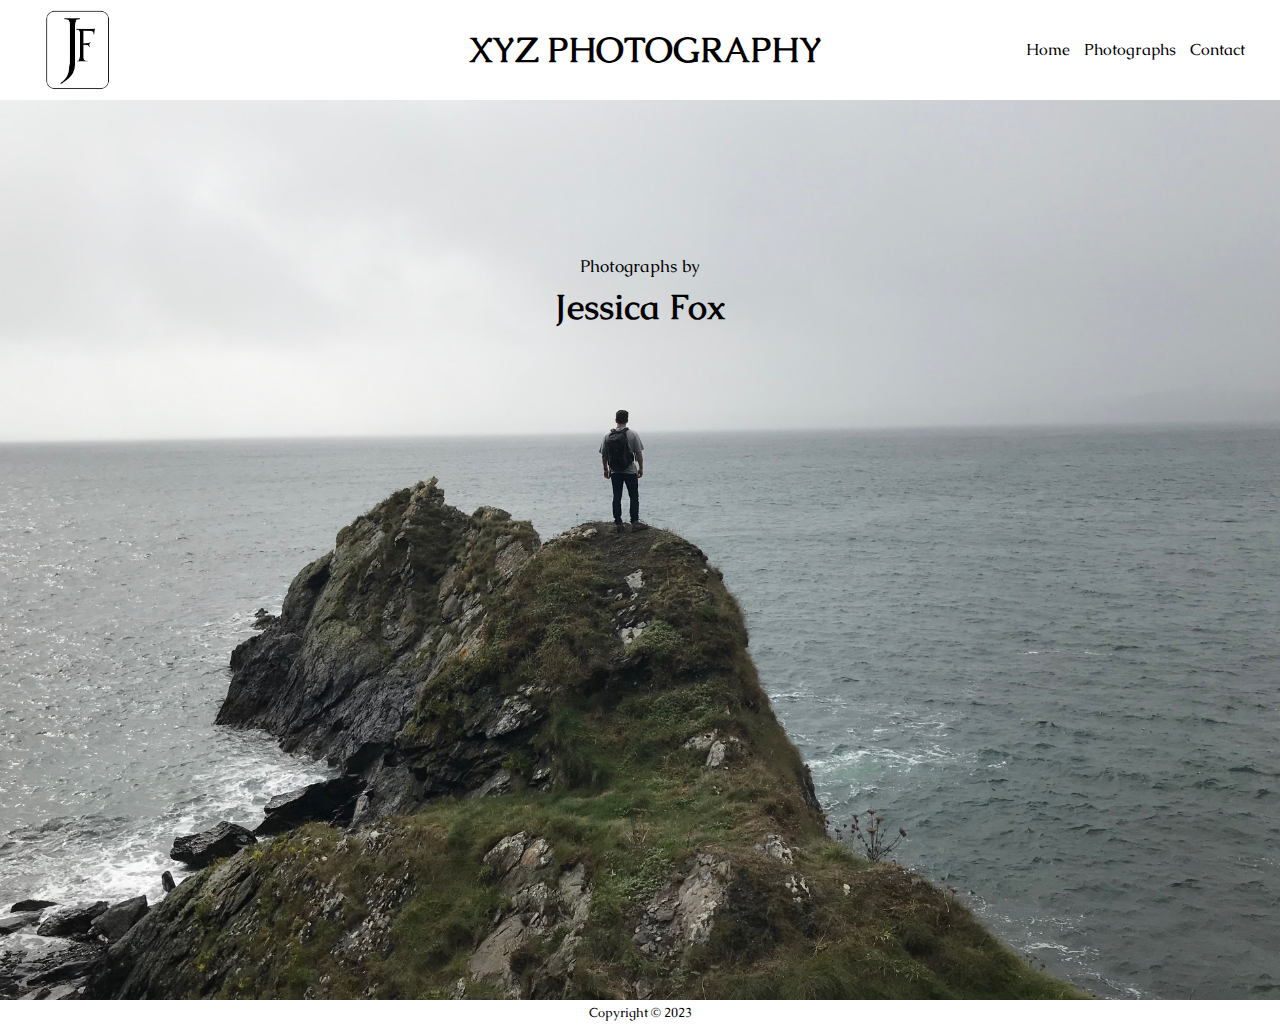
<file: index.html>
<!DOCTYPE html>
<html lang="en">
  <head>
    <meta charset="UTF-8" />
    <meta name="viewport" content="width=device-width, initial-scale=1.0" />
    <link rel="preconnect" href="https://fonts.googleapis.com" />
    <link rel="preconnect" href="https://fonts.gstatic.com" crossorigin />
    <link
      href="https://fonts.googleapis.com/css2?family=Caudex:wght@700&display=swap"
      rel="stylesheet"
    />
    <link
      href="https://fonts.googleapis.com/css2?family=Playfair+Display&family=Quicksand:wght@300;400;500&display=swap"
      rel="stylesheet"
    />
    <link rel="stylesheet" href="style.css" />
    <title>Harry Bannister | Portfolio</title>
  </head>

  <body>
    <header>
      <div class="logo">
        <img src="./images/logo_final.jpg" alt="logo" />
      </div>
      <div class="title">
        <h1>XYZ PHOTOGRAPHY</h1>
      </div>
      <div class="burger_menu">
        <img src="./images/burger_menu_icon.png" alt="Burger" />
      </div>

      <div class="menu">
        <a href="./index.html">Home</a>
        <a href="./photographs.html">Photographs</a>
        <a href="./contact.html">Contact</a>
      </div>
    </header>

    <main>
      <section class="homepage">
        <div class="homepage_text">
          <p>Photographs by</p>
          <h2>Jessica Fox</h2>
        </div>
      </section>
    </main>
    <footer>
      <small>Copyright &copy; 2023</small>
    </footer>
  </body>
</html>
</file>
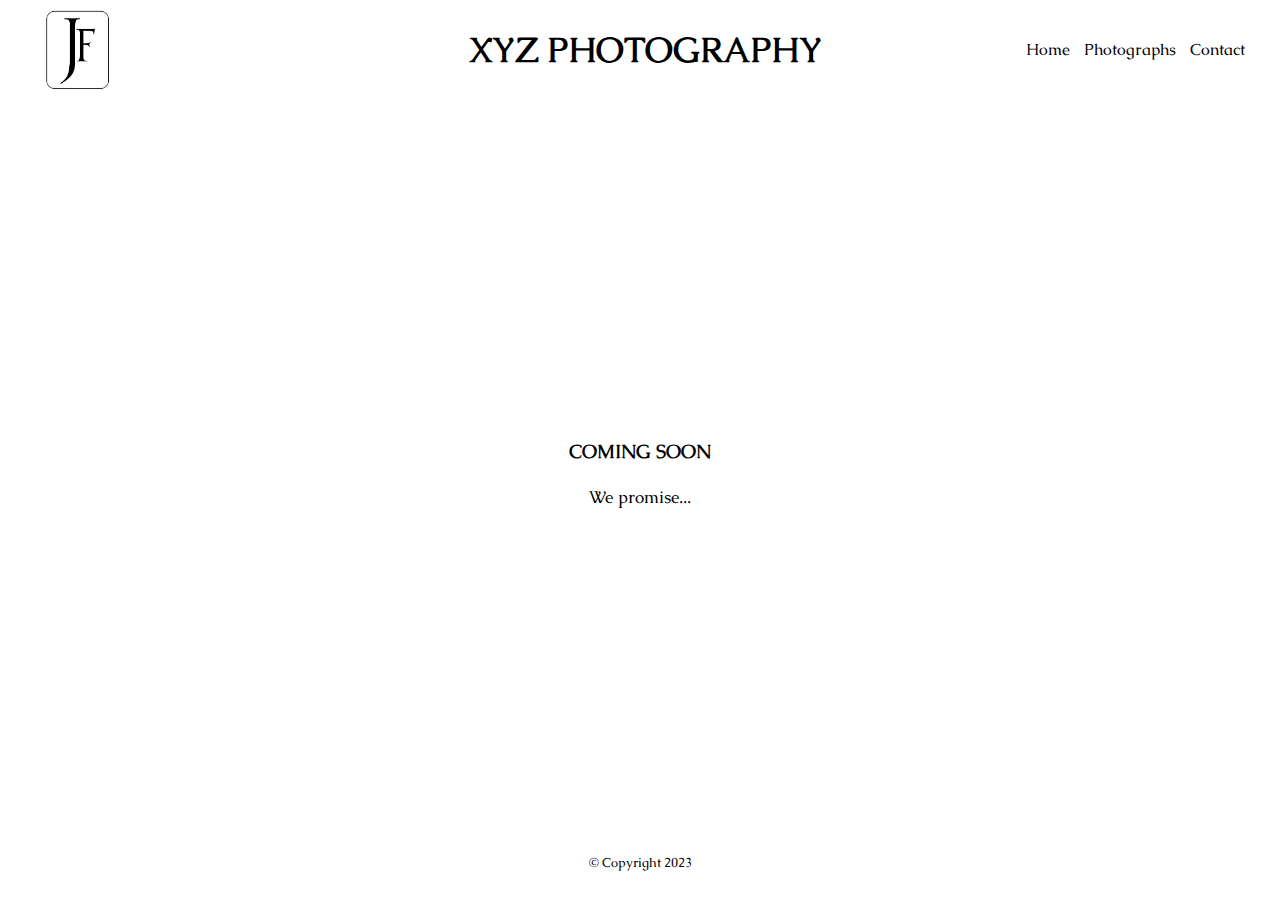
<file: contact.html>
<!DOCTYPE html>
<html lang="en">
  <head>
    <meta charset="UTF-8" />
    <meta name="viewport" content="width=device-width, initial-scale=1.0" />
    <link rel="preconnect" href="https://fonts.googleapis.com" />
    <link rel="preconnect" href="https://fonts.gstatic.com" crossorigin />
    <link
      href="https://fonts.googleapis.com/css2?family=Caudex:wght@700&display=swap"
      rel="stylesheet"
    />
    <link
      href="https://fonts.googleapis.com/css2?family=Playfair+Display&family=Quicksand:wght@300;400;500&display=swap"
      rel="stylesheet"
    />
    <link rel="stylesheet" href="style.css" />
    <title>Harry Bannister | Portfolio</title>
  </head>

  <body>
    <header>
      <div class="logo">
        <img src="./images/logo_final.jpg" alt="logo" />
      </div>
      <div class="title">
        <h1>XYZ PHOTOGRAPHY</h1>
      </div>
      <div class="burger_menu">
        <img src="./images/burger_menu_icon.png" alt="Burger" />
      </div>

      <div class="menu">
        <a href="./index.html">Home</a>
        <a href="./photographs.html">Photographs</a>
        <a href="./contact.html">Contact</a>
      </div>
    </header>

    <section id="top_of_page" class="contact_page">
      <div>
        <h3>COMING SOON</h3>
        <p>We promise...</p>
      </div>
    </section>
  </body>

  <footer>
    <small>&copy; Copyright 2023</small>
  </footer>
</html>
</file>
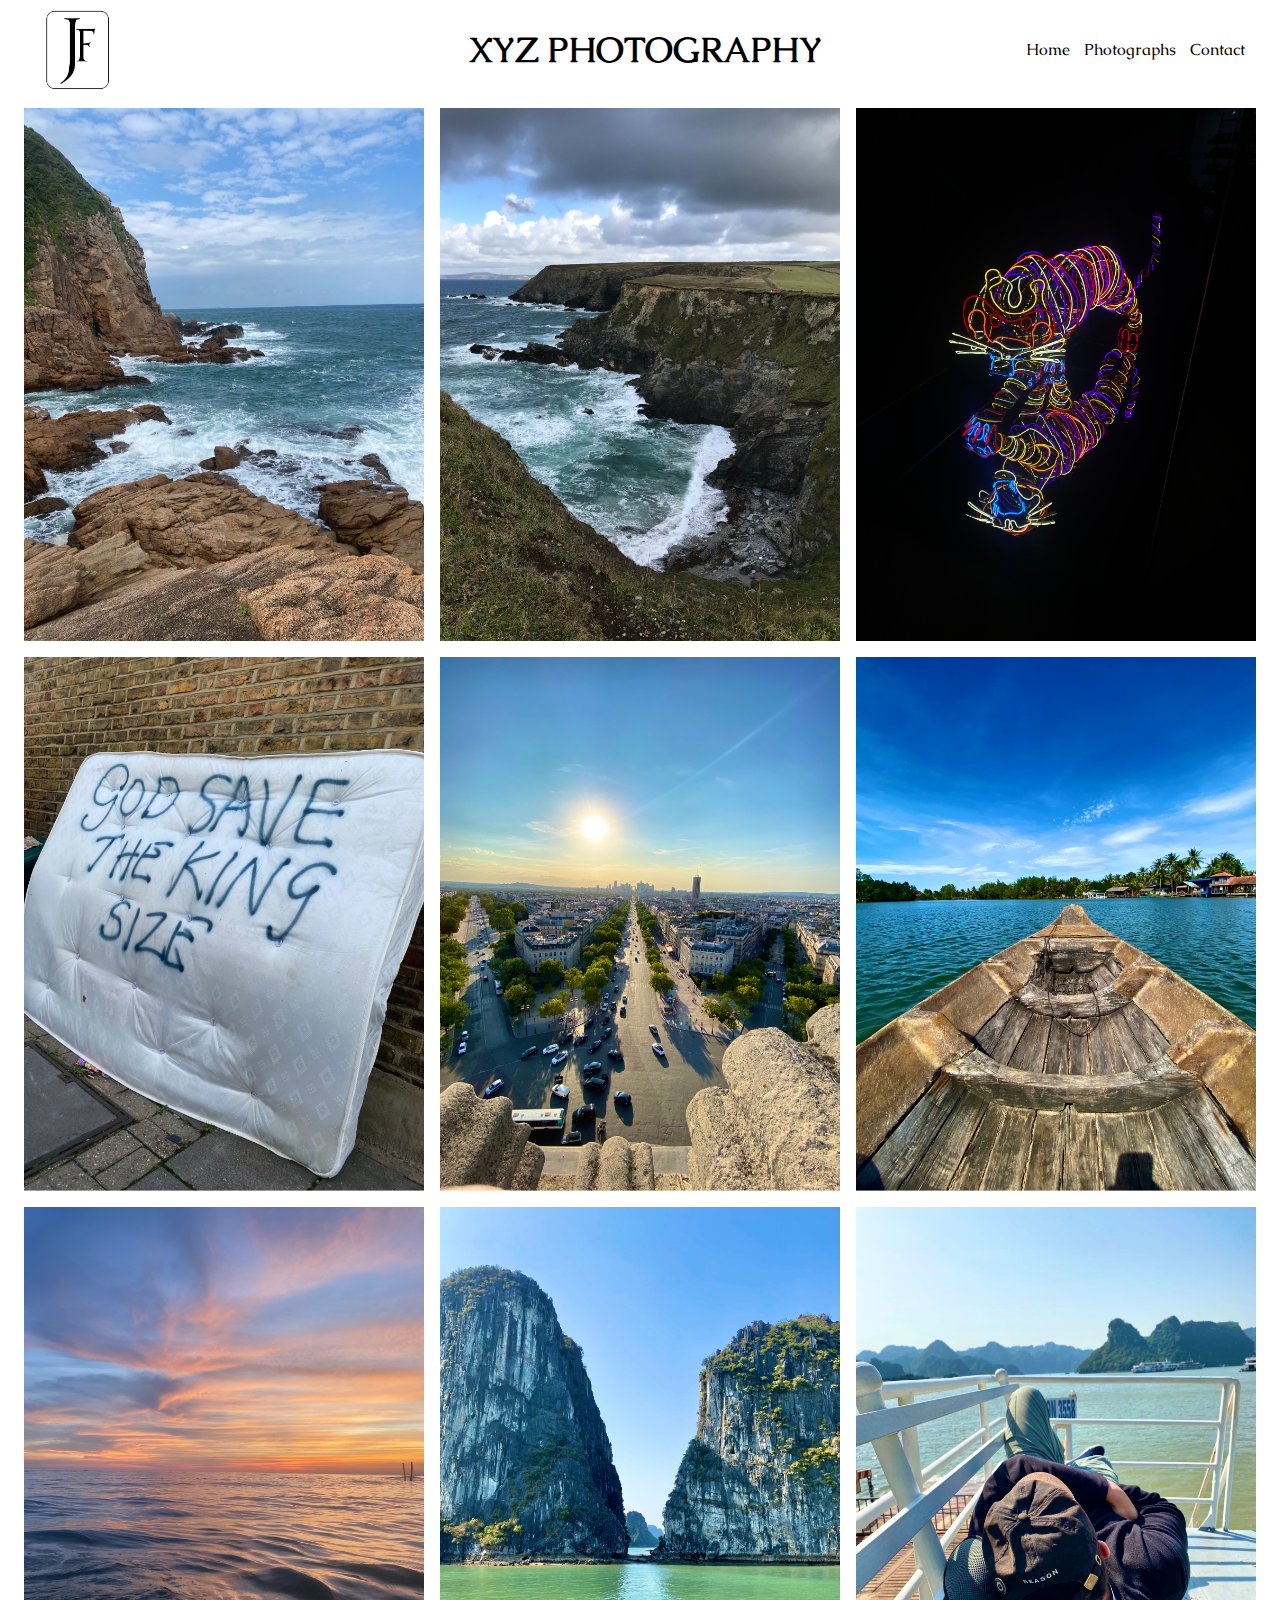
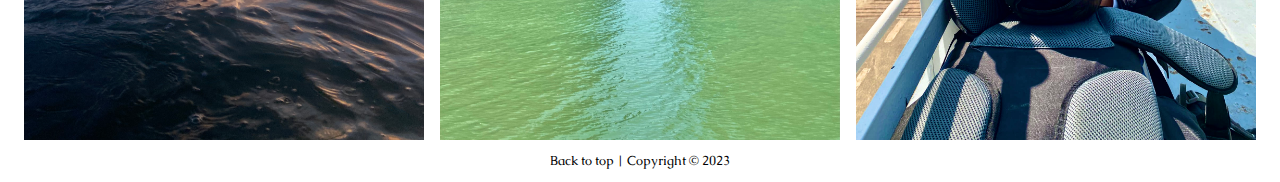
<file: photographs.html>
<!DOCTYPE html>
<html lang="en">
  <head>
    <meta charset="UTF-8" />
    <meta name="viewport" content="width=device-width, initial-scale=1.0" />
    <link rel="preconnect" href="https://fonts.googleapis.com" />
    <link rel="preconnect" href="https://fonts.gstatic.com" crossorigin />
    <link
      href="https://fonts.googleapis.com/css2?family=Caudex:wght@700&display=swap"
      rel="stylesheet"
    />
    <link
      href="https://fonts.googleapis.com/css2?family=Playfair+Display&family=Quicksand:wght@300;400;500&display=swap"
      rel="stylesheet"
    />
    <link rel="stylesheet" href="style.css" />
    <title>Harry Bannister | Portfolio</title>
  </head>

  <body>
    <header>
      <div class="logo">
        <img src="./images/logo_final.jpg" alt="logo" />
      </div>
      <div class="title">
        <h1>XYZ PHOTOGRAPHY</h1>
      </div>
      <div class="burger_menu">
        <img src="./images/burger_menu_icon.png" alt="Burger" />
      </div>

      <div class="menu">
        <a href="./index.html">Home</a>
        <a href="./photographs.html">Photographs</a>
        <a href="./contact.html">Contact</a>
      </div>
    </header>

    <main>
      <section id="top_of_page" class="photo_wall">
        <div class="img_container">
          <img src="./images/cornwall_one.jpeg" alt="" />
          <a href="./images/cornwall_one.jpeg ">
            <div class="img_overlay"><p>Cornwall</p></div></a
          >
        </div>

        <div class="img_container">
          <img src="./images/conrwall_two.jpeg" alt="" />
          <a href="./images/cornwall_one.jpeg ">
            <div class="img_overlay"><p>Cornwall</p></div>
          </a>
        </div>

        <div class="img_container">
          <img src="./images/exhibition.jpeg" alt="" />
          <a href="./images/cornwall_one.jpeg ">
            <div class="img_overlay"><p>London</p></div></a
          >
        </div>

        <div class="img_container">
          <img src="./images/london.jpeg" alt="" />
          <a href="./images/cornwall_one.jpeg ">
            <div class="img_overlay"><p>London</p></div></a
          >
        </div>

        <div class="img_container">
          <img src="./images/paris.JPG" alt="" />
          <a href="./images/cornwall_one.jpeg ">
            <div class="img_overlay"><p>Paris</p></div></a
          >
        </div>

        <div class="img_container">
          <img src="./images/vietnam_one.jpeg" alt="" />
          <a href="./images/cornwall_one.jpeg ">
            <div class="img_overlay"><p>Vietnam</p></div></a
          >
        </div>

        <div class="img_container">
          <img src="./images/vietnam_two.jpeg" alt="" />
          <a href="./images/cornwall_one.jpeg ">
            <div class="img_overlay"><p>Vietnam</p></div></a
          >
        </div>

        <div class="img_container">
          <img src="./images/vietnam_three.jpeg" alt="" />
          <a href="./images/cornwall_one.jpeg ">
            <div class="img_overlay"><p>Vietnam</p></div></a
          >
        </div>

        <div class="img_container">
          <img src="./images/vietnam_four.jpg" alt="" />
          <a href="./images/cornwall_one.jpeg ">
            <div class="img_overlay"><p>Vietnam</p></div></a
          >
        </div>
      </section>
    </main>

    <footer>
      <small
        ><a href="#top_of_page">Back to top</a> | Copyright &copy; 2023</small
      >
    </footer>
  </body>
</html>
</file>
<file: style.css>
/* CSS STARTER */
html {
  box-sizing: border-box;
  font-size: 62.5%; /* Mostly equivalates to 10px but allows users accessibility zoom settings to work*/
  /* font-size: 10px; */
  -webkit-font-smoothing: antialiased;
  -moz-osx-font-smoothing: grayscale;
  /*   color-scheme: dark light; */
  min-height: 100vh;
}

html:focus-within {
  scroll-behavior: smooth;
}

*,
*::before,
*::after {
  box-sizing: inherit;
}

body {
  font-size: 1.6rem;
  margin: 0;
  text-rendering: optimizeSpeed;
  line-height: 1.5;
  min-height: 100vh;
}

/* Try to keep your margins going in one direction to avoid margin collapase or grounding. I switch all the top margins off to avoid this issue. */
h1,
h2,
h3,
h4,
h5,
h6,
ul,
ol,
li,
dl,
dt,
dd,
blockquote,
address,
article,
aside,
details,
dialogue,
fieldset,
figcaption,
figure,
footer,
form,
header,
hr,
main,
nav,
pre,
section,
table,
p {
  margin-top: 0;
  margin-block-start: 0;
}

a {
  color: inherit;
  text-decoration: none;
  /* You MUST make sure that links stand out from nomal text though...*/
}

img,
picture,
svg,
video {
  display: block;
  /* This means that it can be less than 100% of the width of its parent IF the image is INTRINSICALLY smaller */
  max-width: 100%;
  height: auto;
  /* 'auto' is the initial value for height BUT for images (and other elements which have an intrinic height) that is not the case. To make an image responsive you set one dimension (usually width) to [max-]width: 100%; and the other to 'auto' to ensure it keeps aspect ratio. 'auto' basically tells the browser to decide. */
}

/* Because we us <ul>s for lists that we don't always want bulletted. */
ul {
  list-style: none;
  padding-left: 0;
}

/* To make actual bulletted lists */
ul.typographic {
  list-style: initial;
  padding-inline-start: 20px;
}

/* stops icons being the target of JS click events */
/* .btn *,
button * {
  pointer-events: null;
  user-select: none;
} */
/* inherits the font */
input,
button,
textarea,
select {
  font: inherit;
}

body {
  font-family: Caudex, sans-serif;
}

.flex-center, .contact_page {
  display: flex;
  justify-content: center;
  align-items: center;
  text-align: center;
}

.flex-wrap, .photo_wall, header {
  display: flex;
  flex-wrap: wrap;
}

.link-hover, footer a:hover, header a:hover {
  text-decoration: underline;
}

h1 {
  font-size: 1.9rem;
  margin: 1px;
}

h2 {
  font-size: 3rem;
  margin: 1px;
}

p {
  font-size: 1.3rem;
  margin: 1px;
}

header {
  justify-content: space-between;
  align-items: center;
  margin: 10px;
}
header a {
  padding: 2px;
}
.logo,
.burger_menu {
  margin-top: 0;
  margin-bottom: 0;
  margin-left: 5px;
  margin-right: 5px;
}
.logo img,
.burger_menu img {
  height: 35px;
}

.title {
  padding: 4px;
}

.burger_menu img {
  height: 25px;
  margin: 6px;
}

.menu {
  display: none;
}

.homepage {
  background-image: url(./images/homepage_background.jpeg);
  background-size: cover;
  background-position: center;
  height: 100vh;
}

.homepage_text {
  padding-top: 20vh;
  text-align: center;
}

.photo_wall {
  justify-content: center;
}
.photo_wall .img_container {
  margin-top: 5px;
  margin-bottom: 5px;
  margin-left: 5px;
  margin-right: 5px;
}

.img_container img {
  width: 300px;
}

.img_overlay {
  padding: 5px;
  text-align: center;
}

.contact_page {
  height: 750px;
}

footer {
  text-align: center;
  margin-bottom: 10px;
}
@media screen and (min-width: 700px) {
  h1 {
    font-size: 2.6rem;
    margin: 1px;
  }
  p {
    font-size: 1.5rem;
    margin: 1px;
  }
  header {
    justify-content: space-between;
  }
  .logo,
  .burger_menu {
    width: 20%;
  }
  .burger_menu {
    display: flex;
    justify-content: flex-end;
  }
  header a {
    padding: 5px;
  }
  .logo img {
    height: 50px;
  }
}
@media screen and (min-width: 1100px) {
  h1 {
    font-size: 3.5rem;
    margin: 1px;
  }
  p {
    font-size: 1.7rem;
    margin: 1px;
  }
  .logo,
  .menu {
    width: 28%;
  }
  .logo {
    padding-left: 30px;
  }
  .logo img {
    height: 80px;
  }
  .menu {
    display: block;
    text-align: end;
    padding-right: 20px;
  }
  .burger_menu {
    display: none;
  }
  .homepage_text {
    padding-top: 17vh;
  }
  h2 {
    font-size: 3.5rem;
    margin: 1px;
  }
  .img_container {
    display: flex;
    position: relative;
    overflow: hidden;
    border: 3px;
    border-style: solid;
    border-color: #ffffff;
  }
  .img_container:hover {
    border-color: #efd5c0;
  }
  .img_container img {
    width: 400px;
  }
  .img_overlay {
    background-color: white;
    opacity: 0.6;
    height: 100%;
    font-size: 1.8rem;
    display: flex;
    justify-content: center;
    align-items: center;
    position: absolute;
    top: 0;
    left: 0;
    width: 100%;
    transform: translateY(100%);
  }
  .img_container:hover .img_overlay {
    transform: translateY(0%);
  }
}/*# sourceMappingURL=style.css.map */
</file>
